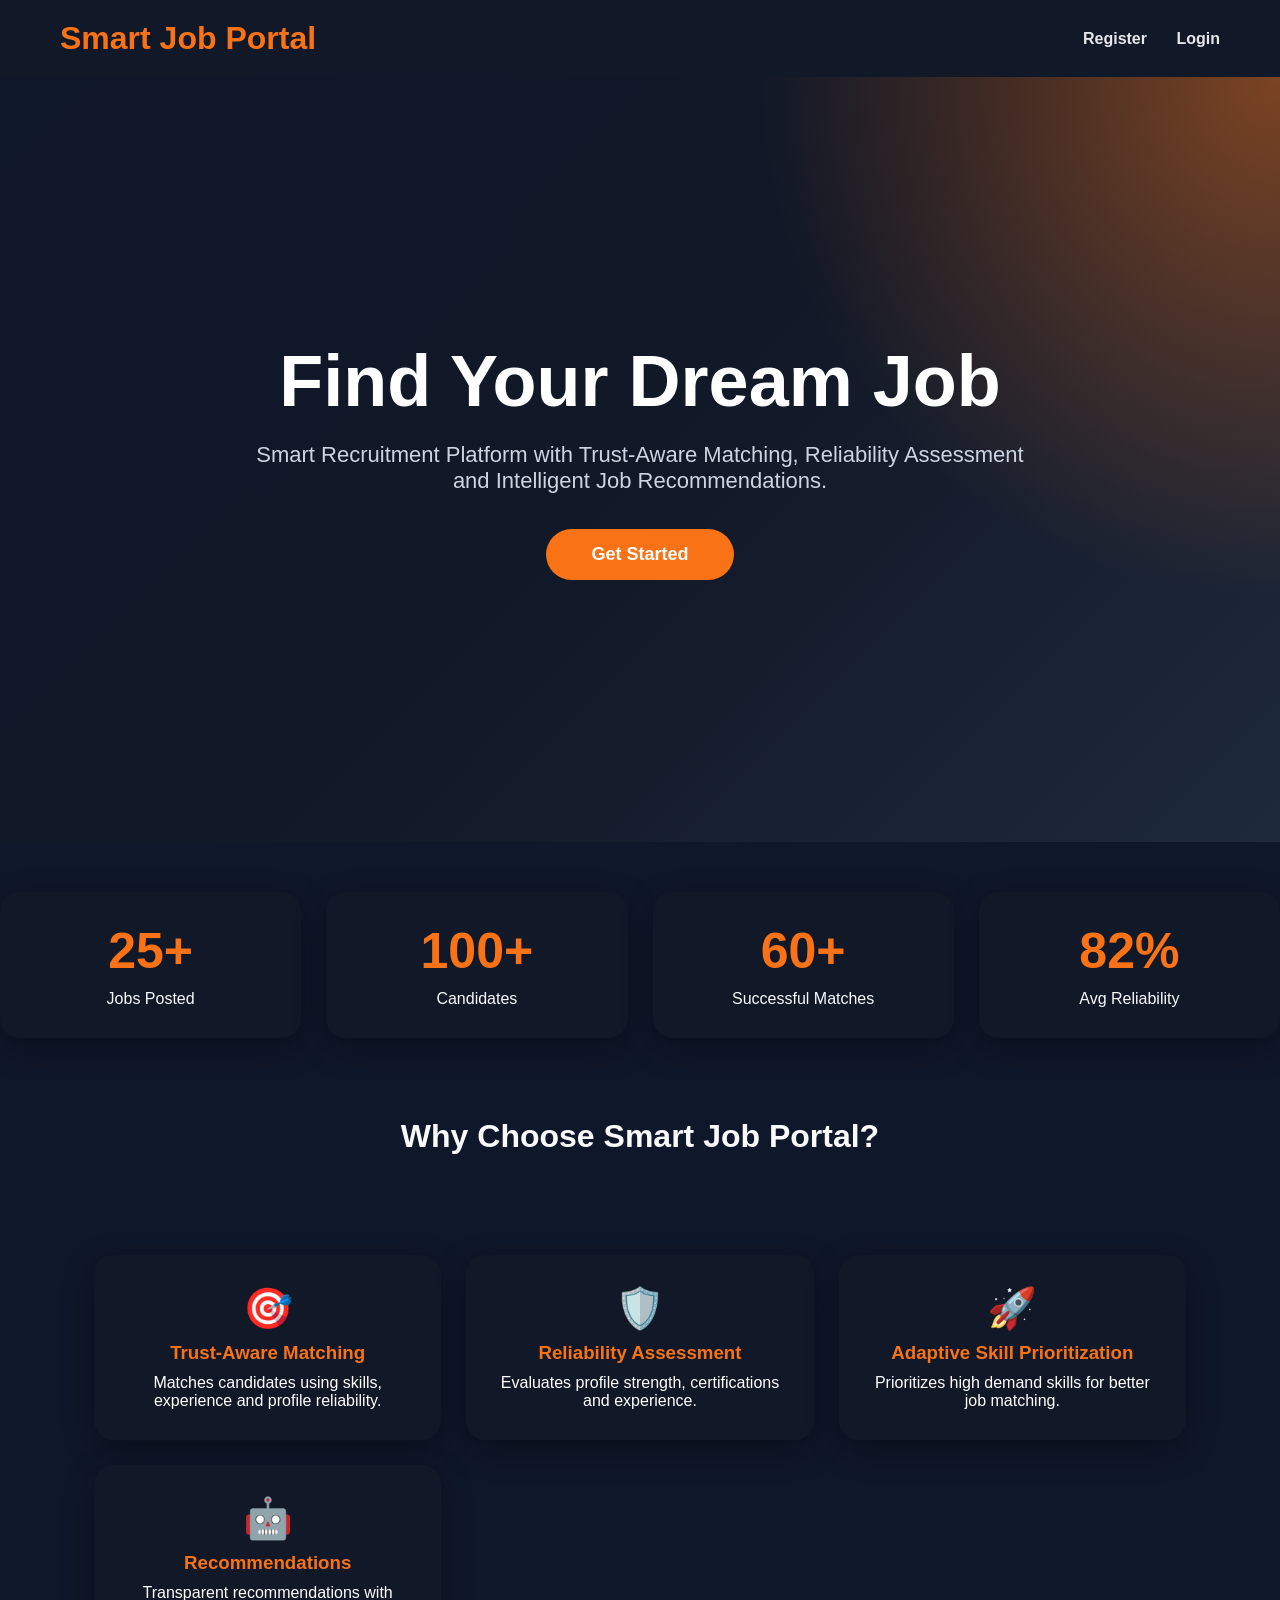
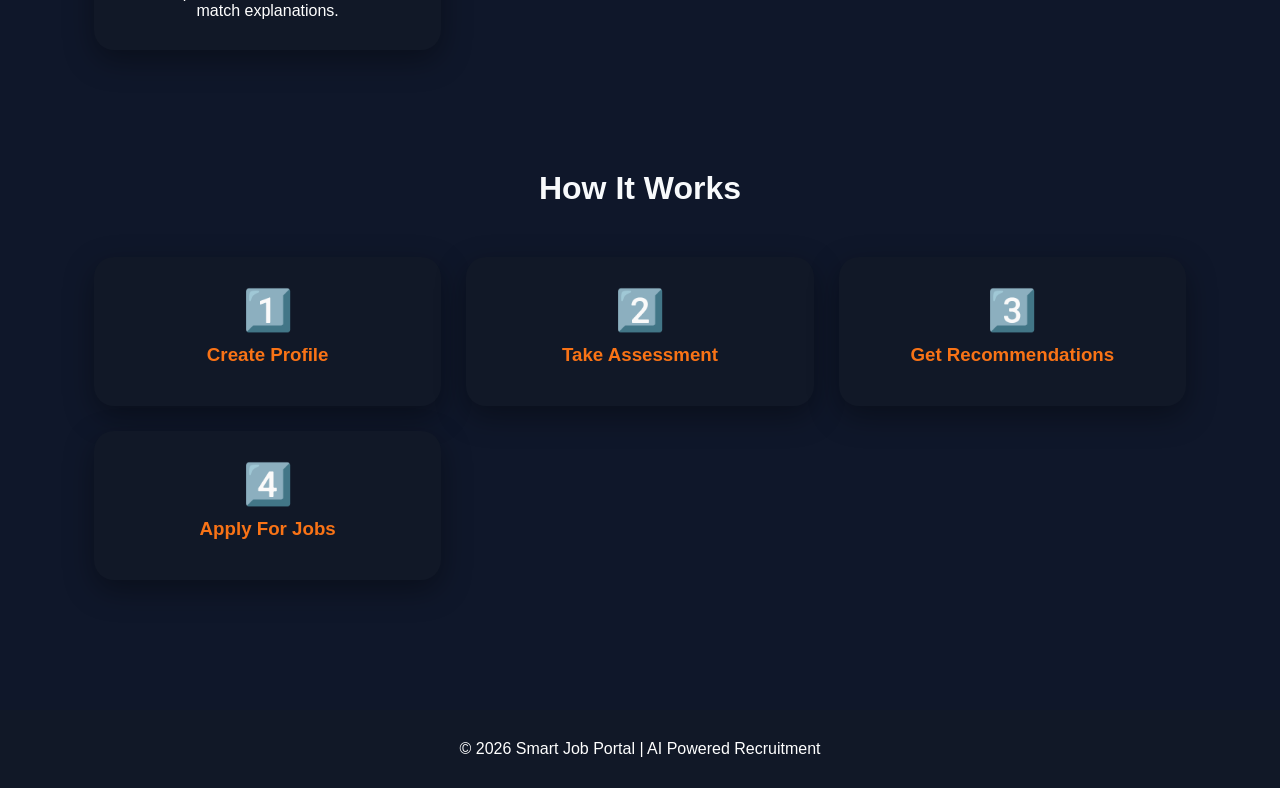
<file: job portal/frontend/index.html>
<!DOCTYPE html>
<html>
<head>
<body>

<nav class="navbar">

    <div class="logo">
        Smart Job Portal
    </div>

    <div class="menu">
        <a href="register.html">Register</a>
        <a href="login.html">Login</a>
    </div>

</nav>

<section class="hero">

    <div class="hero-content">

        <h1>
            Find Your Dream Job
        </h1>

        <p>
            Smart Recruitment Platform with
            Trust-Aware Matching, Reliability Assessment
            and Intelligent Job Recommendations.
        </p>

        <button class="hero-btn"
        onclick="window.location.href='register.html'">
            Get Started
        </button>

    </div>

</section>

<section class="stats-grid">

    <div class="stat-card">
        <h2>25+</h2>
        <p>Jobs Posted</p>
    </div>

    <div class="stat-card">
        <h2>100+</h2>
        <p>Candidates</p>
    </div>

    <div class="stat-card">
        <h2>60+</h2>
        <p>Successful Matches</p>
    </div>

    <div class="stat-card">
        <h2>82%</h2>
        <p>Avg Reliability</p>
    </div>

</section>

<div class="container">

<h1 style="text-align:center;margin-bottom:50px;">
Why Choose Smart Job Portal?
</h1>

<section class="features">

    <div class="feature-card">
        <h2>🎯</h2>
        <h3>Trust-Aware Matching</h3>
        <p>
            Matches candidates using
            skills, experience and
            profile reliability.
        </p>
    </div>

    <div class="feature-card">
        <h2>🛡️</h2>
        <h3>Reliability Assessment</h3>
        <p>
            Evaluates profile strength,
            certifications and experience.
        </p>
    </div>

    <div class="feature-card">
        <h2>🚀</h2>
        <h3>Adaptive Skill Prioritization</h3>
        <p>
            Prioritizes high demand skills
            for better job matching.
        </p>
    </div>

    <div class="feature-card">
        <h2>🤖</h2>
        <h3>Recommendations</h3>
        <p>
            Transparent recommendations
            with match explanations.
        </p>
    </div>

</section>

<h1 style="text-align:center;margin-top:70px;">
How It Works
</h1>

<section class="features">

    <div class="feature-card">
        <h2>1️⃣</h2>
        <h3>Create Profile</h3>
    </div>

    <div class="feature-card">
        <h2>2️⃣</h2>
        <h3>Take Assessment</h3>
    </div>

    <div class="feature-card">
        <h2>3️⃣</h2>
        <h3>Get Recommendations</h3>
    </div>

    <div class="feature-card">
        <h2>4️⃣</h2>
        <h3>Apply For Jobs</h3>
    </div>

</section>

</div>

<footer style="
background:#111827;
color:white;
text-align:center;
padding:30px;
margin-top:50px;
">
© 2026 Smart Job Portal | AI Powered Recruitment
</footer>

</body>
    <title>Intelligent Job Portal</title>
    <link rel="stylesheet" href="style.css">
</head>

</html>
</file>
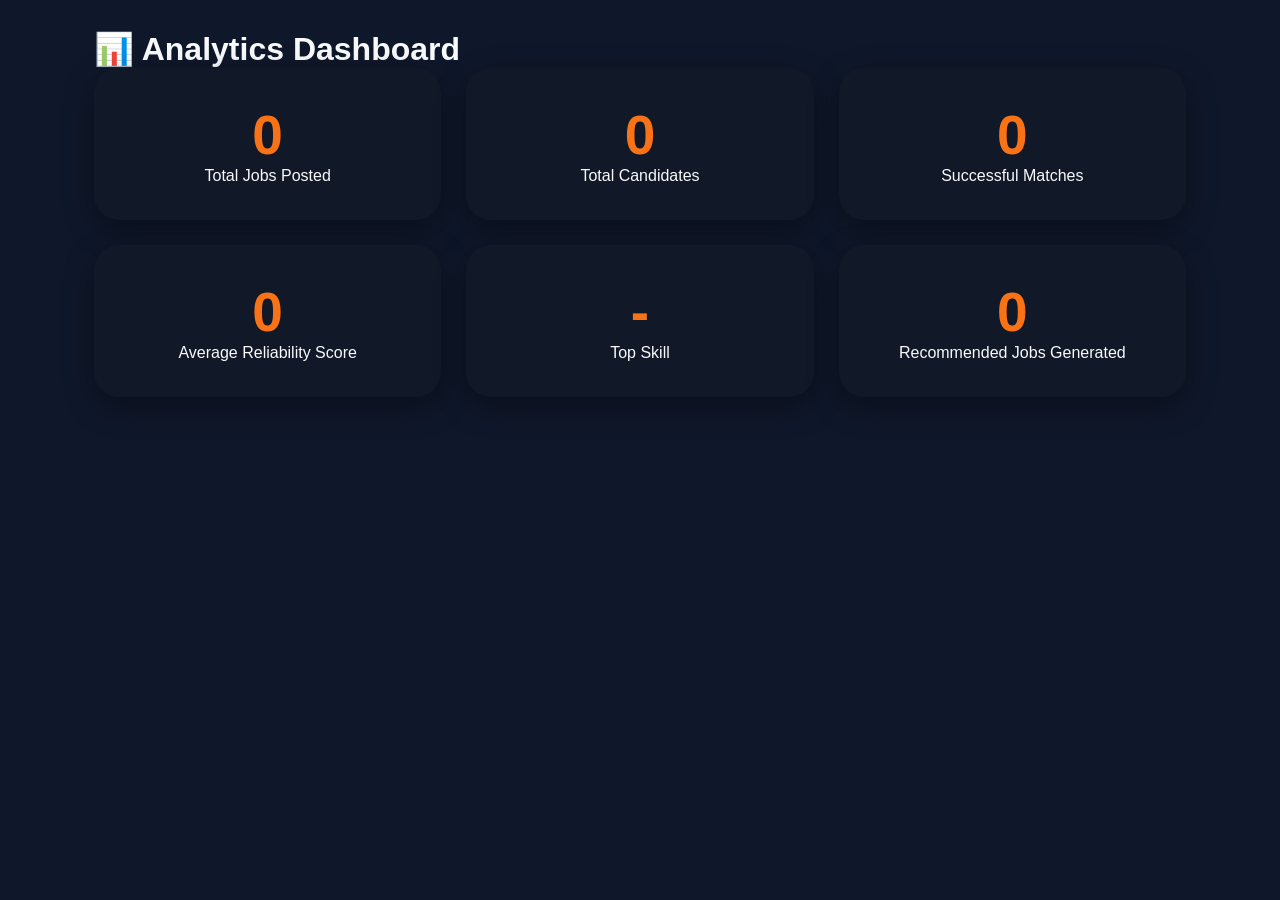
<file: job portal/frontend/analytics.html>
<!DOCTYPE html>
<html>

<head>
    <title>Analytics Dashboard</title>
    <link rel="stylesheet" href="style.css">
</head>

<body>

    <div class="container">

        <h1>📊 Analytics Dashboard</h1>

        <div class="analytics-grid">

            <div class="analytics-card">
                <h2 id="jobs">0</h2>
                <p>Total Jobs Posted</p>
            </div>

            <div class="analytics-card">
                <h2 id="candidates">0</h2>
                <p>Total Candidates</p>
            </div>

            <div class="analytics-card">
                <h2 id="matches">0</h2>
                <p>Successful Matches</p>
            </div>

            <div class="analytics-card">
                <h2 id="reliability">0</h2>
                <p>Average Reliability Score</p>
            </div>

            <div class="analytics-card">
                <h2 id="skill">-</h2>
                <p>Top Skill</p>
            </div>

            <div class="analytics-card">
                <h2 id="recommendations">0</h2>
                <p>Recommended Jobs Generated</p>
            </div>

        </div>

    </div>

    <script>

        async function loadAnalytics() {

            try {

                const response = await fetch(
                    "http://127.0.0.1:8000/analytics"
                );

                const result = await response.json();

                document.getElementById("jobs").innerHTML =
                    result.total_jobs || 0;

                document.getElementById("candidates").innerHTML =
                    result.total_candidates || 0;

                document.getElementById("matches").innerHTML =
                    result.successful_matches || result.total_applications || 0;

                document.getElementById("reliability").innerHTML =
                    result.average_reliability_score || 85;

                document.getElementById("skill").innerHTML =
                    result.top_skill || "Python";

                document.getElementById("recommendations").innerHTML =
                    result.recommended_jobs_generated || 0;

            }
            catch (error) {

                console.error(
                    "Analytics Error:",
                    error
                );

            }

        }

        loadAnalytics();

    </script>

</body>

</html>
</file>
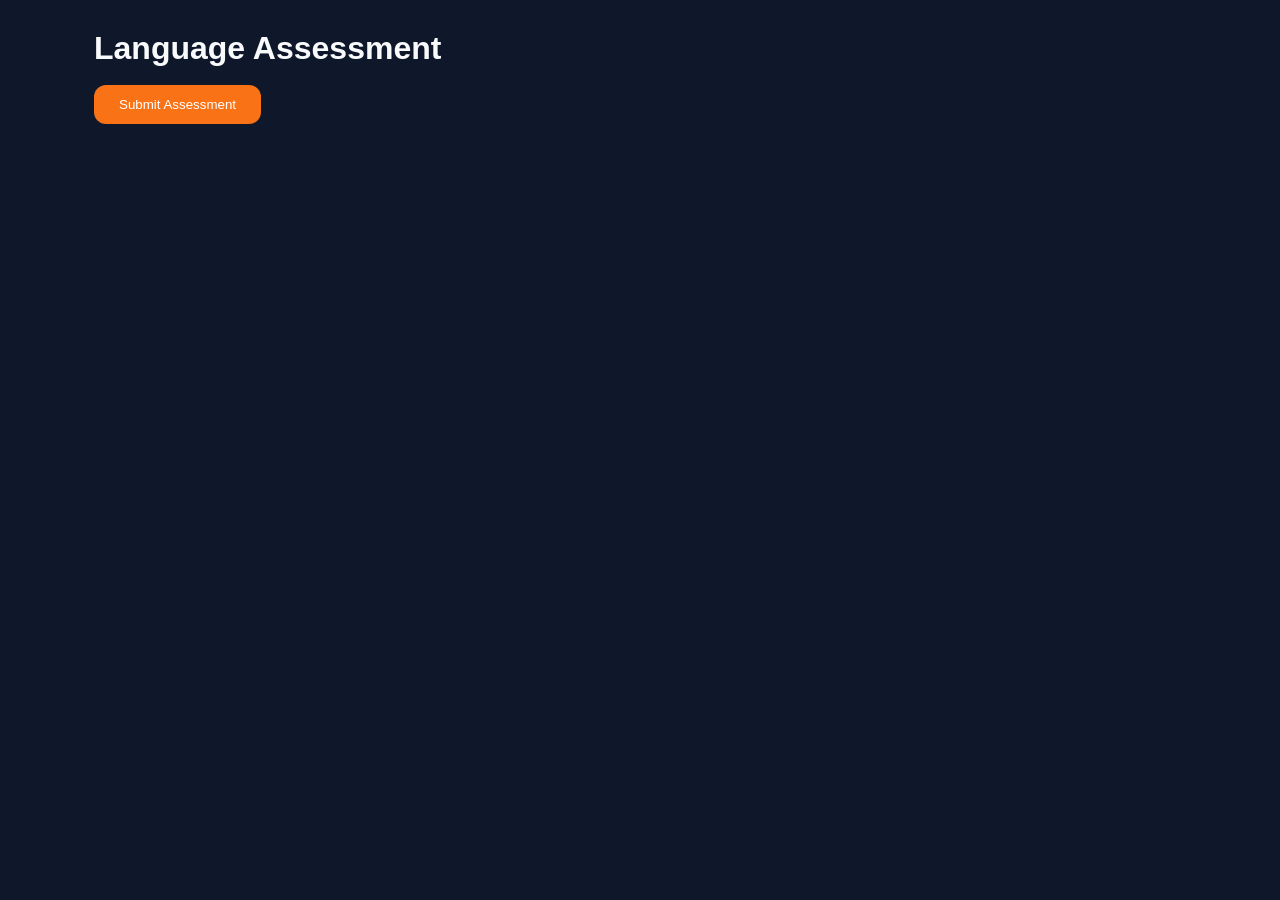
<file: job portal/frontend/assessment.html>
<!DOCTYPE html>
<html>
<head>
<title>Language Assessment</title>
<link rel="stylesheet" href="style.css">
</head>
<body>

<div class="container">

<h1>Language Assessment</h1>

<div id="questions"></div>

<br>

<button onclick="submitAssessment()">
Submit Assessment
</button>

<br><br>

<div id="result"></div>

</div>

<script>

const languages =
localStorage.getItem("candidateLanguages");

let questionsHTML = "";

if(languages){

const langList =
languages.toLowerCase().split(",");

if(langList.includes("python")){

questionsHTML += `

<div class="card">
<h3>Python Assessment</h3>

<p>1. Which keyword is used to define a function?</p>
<input type="radio" name="python1" value="A"> function
<input type="radio" name="python1" value="B"> def
<input type="radio" name="python1" value="C"> create

<p>2. Which data type is immutable?</p>
<input type="radio" name="python2" value="A"> List
<input type="radio" name="python2" value="B"> Tuple
<input type="radio" name="python2" value="C"> Dictionary

<p>3. Which symbol is used for comments?</p>
<input type="radio" name="python3" value="A"> //
<input type="radio" name="python3" value="B"> #
<input type="radio" name="python3" value="C"> --

<p>4. What does len() return?</p>
<input type="radio" name="python4" value="A"> Length
<input type="radio" name="python4" value="B"> Type
<input type="radio" name="python4" value="C"> Value

<p>5. Python is?</p>
<input type="radio" name="python5" value="A"> Database
<input type="radio" name="python5" value="B"> OS
<input type="radio" name="python5" value="C"> Interpreted Language

<p>6. Which keyword handles exceptions?</p>
<input type="radio" name="python6" value="A"> try
<input type="radio" name="python6" value="B"> catch
<input type="radio" name="python6" value="C"> throw

<p>7. Which function takes user input?</p>
<input type="radio" name="python7" value="A"> input()
<input type="radio" name="python7" value="B"> scanf()
<input type="radio" name="python7" value="C"> cin

<p>8. Which data type stores key-value pairs?</p>
<input type="radio" name="python8" value="A"> List
<input type="radio" name="python8" value="B"> Dictionary
<input type="radio" name="python8" value="C"> Tuple

<p>9. Python file extension?</p>
<input type="radio" name="python9" value="A"> .java
<input type="radio" name="python9" value="B"> .py
<input type="radio" name="python9" value="C"> .sql

<p>10. Which loop repeats until condition fails?</p>
<input type="radio" name="python10" value="A"> for
<input type="radio" name="python10" value="B"> while
<input type="radio" name="python10" value="C"> both

<p>11. Which function prints output?</p>
<input type="radio" name="python11" value="A"> display()
<input type="radio" name="python11" value="B"> print()
<input type="radio" name="python11" value="C"> show()

<p>12. Python supports OOP?</p>
<input type="radio" name="python12" value="A"> Yes
<input type="radio" name="python12" value="B"> No
<input type="radio" name="python12" value="C"> Partial

<p>13. Which operator means power?</p>
<input type="radio" name="python13" value="A"> ^
<input type="radio" name="python13" value="B"> **
<input type="radio" name="python13" value="C"> %

<p>14. List indexing starts from?</p>
<input type="radio" name="python14" value="A"> 0
<input type="radio" name="python14" value="B"> 1
<input type="radio" name="python14" value="C"> -1

<p>15. Which keyword creates class?</p>
<input type="radio" name="python15" value="A"> object
<input type="radio" name="python15" value="B"> class
<input type="radio" name="python15" value="C"> new

</div>
<h3>Python Coding Question 1</h3>

<p>
Write a Python program to find factorial of a number.
</p>

<textarea
id="pythonCode1"
rows="8"
placeholder="Write Python code here">
</textarea>

<h3>Python Coding Question 2</h3>

<p>
Write a Python program to check whether a string is palindrome.
</p>

<textarea
id="pythonCode2"
rows="8"
placeholder="Write Python code here">
</textarea>

`;

}
if(langList.includes("java")){

questionsHTML += `

<div class="card">

<h3>Java Assessment</h3>

<p>1. Java is?</p>
<input type="radio" name="java1" value="A"> Platform Independent
<input type="radio" name="java1" value="B"> Database
<input type="radio" name="java1" value="C"> Browser

<p>2. JVM stands for?</p>
<input type="radio" name="java2" value="A"> Java Virtual Machine
<input type="radio" name="java2" value="B"> Java View Machine
<input type="radio" name="java2" value="C"> Java Variable Machine

<p>3. Which keyword is used for inheritance?</p>
<input type="radio" name="java3" value="A"> extend
<input type="radio" name="java3" value="B"> extends
<input type="radio" name="java3" value="C"> inherit

<p>4. Which keyword creates a class?</p>
<input type="radio" name="java4" value="A"> class
<input type="radio" name="java4" value="B"> Class
<input type="radio" name="java4" value="C"> object

<p>5. Java supports?</p>
<input type="radio" name="java5" value="A"> OOP
<input type="radio" name="java5" value="B"> Only DB
<input type="radio" name="java5" value="C"> Networking only

<p>6. Which package contains Scanner?</p>
<input type="radio" name="java6" value="A"> java.io
<input type="radio" name="java6" value="B"> java.util
<input type="radio" name="java6" value="C"> java.lang

<p>7. Java file extension?</p>
<input type="radio" name="java7" value="A"> .java
<input type="radio" name="java7" value="B"> .js
<input type="radio" name="java7" value="C"> .class

<p>8. Which method starts program execution?</p>
<input type="radio" name="java8" value="A"> start()
<input type="radio" name="java8" value="B"> run()
<input type="radio" name="java8" value="C"> main()

<p>9. Which keyword creates an object?</p>
<input type="radio" name="java9" value="A"> object
<input type="radio" name="java9" value="B"> new
<input type="radio" name="java9" value="C"> create

<p>10. Java supports OOP?</p>
<input type="radio" name="java10" value="A"> Yes
<input type="radio" name="java10" value="B"> No
<input type="radio" name="java10" value="C"> Partially

<p>11. Most restrictive access modifier?</p>
<input type="radio" name="java11" value="A"> public
<input type="radio" name="java11" value="B"> private
<input type="radio" name="java11" value="C"> protected

<p>12. Which collection stores unique values?</p>
<input type="radio" name="java12" value="A"> List
<input type="radio" name="java12" value="B"> Set
<input type="radio" name="java12" value="C"> ArrayList

<p>13. Which keyword is used for inheritance?</p>
<input type="radio" name="java13" value="A"> inherit
<input type="radio" name="java13" value="B"> extends
<input type="radio" name="java13" value="C"> implement

<p>14. JVM converts bytecode into?</p>
<input type="radio" name="java14" value="A"> Machine Code
<input type="radio" name="java14" value="B"> Source Code
<input type="radio" name="java14" value="C"> Database

<p>15. Java is strongly typed?</p>
<input type="radio" name="java15" value="A"> Yes
<input type="radio" name="java15" value="B"> No
<input type="radio" name="java15" value="C"> Sometimes

<h3>Java Coding Question 1</h3>

<p>
Write a Java program to reverse a string.
</p>

<textarea
id="javaCode1"
rows="8"
placeholder="Write Java code here">
</textarea>

<h3>Java Coding Question 2</h3>

<p>
Write a Java program to find the largest element in an array.
</p>

<textarea
id="javaCode2"
rows="8"
placeholder="Write Java code here">
</textarea>

</div>

`;
}

if(langList.includes("sql")){

questionsHTML += `

<div class="card">

<h3>SQL Assessment</h3>

<p>1. Which command retrieves data?</p>
<input type="radio" name="sql1" value="A"> GET
<input type="radio" name="sql1" value="B"> SELECT
<input type="radio" name="sql1" value="C"> SHOW

<p>2. Which command inserts data?</p>
<input type="radio" name="sql2" value="A"> INSERT
<input type="radio" name="sql2" value="B"> ADD
<input type="radio" name="sql2" value="C"> PUT

<p>3. Primary Key is?</p>
<input type="radio" name="sql3" value="A"> Duplicate Value
<input type="radio" name="sql3" value="B"> Unique Identifier
<input type="radio" name="sql3" value="C"> Foreign Key

<p>4. Which clause filters records?</p>
<input type="radio" name="sql4" value="A"> WHERE
<input type="radio" name="sql4" value="B"> GROUP BY
<input type="radio" name="sql4" value="C"> ORDER BY

<p>5. Which function counts rows?</p>
<input type="radio" name="sql5" value="A"> SUM
<input type="radio" name="sql5" value="B"> AVG
<input type="radio" name="sql5" value="C"> COUNT

<p>6. Which command removes a table?</p>
<input type="radio" name="sql6" value="A"> DELETE
<input type="radio" name="sql6" value="B"> DROP
<input type="radio" name="sql6" value="C"> REMOVE

<p>7. Which command changes table structure?</p>
<input type="radio" name="sql7" value="A"> ALTER
<input type="radio" name="sql7" value="B"> UPDATE
<input type="radio" name="sql7" value="C"> MODIFY

<p>8. Which clause sorts records?</p>
<input type="radio" name="sql8" value="A"> ORDER BY
<input type="radio" name="sql8" value="B"> GROUP BY
<input type="radio" name="sql8" value="C"> SORT

<p>9. Which function gives average?</p>
<input type="radio" name="sql9" value="A"> SUM
<input type="radio" name="sql9" value="B"> COUNT
<input type="radio" name="sql9" value="C"> AVG

<p>10. Which join returns matching records only?</p>
<input type="radio" name="sql10" value="A"> LEFT JOIN
<input type="radio" name="sql10" value="B"> INNER JOIN
<input type="radio" name="sql10" value="C"> RIGHT JOIN

<p>11. Which command updates records?</p>
<input type="radio" name="sql11" value="A"> UPDATE
<input type="radio" name="sql11" value="B"> MODIFY
<input type="radio" name="sql11" value="C"> CHANGE

<p>12. Which command deletes records?</p>
<input type="radio" name="sql12" value="A"> DROP
<input type="radio" name="sql12" value="B"> DELETE
<input type="radio" name="sql12" value="C"> REMOVE

<p>13. Which key references another table?</p>
<input type="radio" name="sql13" value="A"> PRIMARY KEY
<input type="radio" name="sql13" value="B"> FOREIGN KEY
<input type="radio" name="sql13" value="C"> UNIQUE KEY

<p>14. Which function returns maximum value?</p>
<input type="radio" name="sql14" value="A"> MAX
<input type="radio" name="sql14" value="B"> MIN
<input type="radio" name="sql14" value="C"> AVG

<p>15. Which constraint prevents NULL values?</p>
<input type="radio" name="sql15" value="A"> UNIQUE
<input type="radio" name="sql15" value="B"> NOT NULL
<input type="radio" name="sql15" value="C"> CHECK

<h3>SQL Coding Question 1</h3>

<p>
Write an SQL query to find employees whose salary is greater than 50000.
</p>

<textarea
id="sqlCode1"
rows="8"
placeholder="Write SQL query here">
</textarea>

<h3>SQL Coding Question 2</h3>

<p>
Write an SQL query to display the top 5 highest salaries.
</p>

<textarea
id="sqlCode2"
rows="8"
placeholder="Write SQL query here">
</textarea>

</div>

`;
}
}

document.getElementById("questions")
.innerHTML = questionsHTML;

async function submitAssessment(){

let correctMCQ=0;let totalMCQ=0;
let codingScore=0;let codingTotal=0;

// ---------------- PYTHON ----------------

if(document.querySelector('input[name="python1"]:checked')){
    totalMCQ++;
    if(document.querySelector('input[name="python1"]:checked').value==="B")
        correctMCQ++;
}

if(document.querySelector('input[name="python2"]:checked')){
    totalMCQ++;
    if(document.querySelector('input[name="python2"]:checked').value==="B")
        correctMCQ++;
}

if(document.querySelector('input[name="python3"]:checked')){
    totalMCQ++;
    if(document.querySelector('input[name="python3"]:checked').value==="B")
        correctMCQ++;
}

if(document.querySelector('input[name="python4"]:checked')){
    totalMCQ++;
    if(document.querySelector('input[name="python4"]:checked').value==="A")
        correctMCQ++;
}

if(document.querySelector('input[name="python5"]:checked')){
    totalMCQ++;
    if(document.querySelector('input[name="python5"]:checked').value==="C")
        correctMCQ++;
}

if(document.querySelector('input[name="python6"]:checked')){
    totalMCQ++;
    if(document.querySelector('input[name="python6"]:checked').value==="A")
        correctMCQ++;
}

if(document.querySelector('input[name="python7"]:checked')){
    totalMCQ++;
    if(document.querySelector('input[name="python7"]:checked').value==="A")
        correctMCQ++;
}

if(document.querySelector('input[name="python8"]:checked')){
    totalMCQ++;
    if(document.querySelector('input[name="python8"]:checked').value==="B")
        correctMCQ++;
}

if(document.querySelector('input[name="python9"]:checked')){
    totalMCQ++;
    if(document.querySelector('input[name="python9"]:checked').value==="B")
        correctMCQ++;
}

if(document.querySelector('input[name="python10"]:checked')){
    totalMCQ++;
    if(document.querySelector('input[name="python10"]:checked').value==="C")
        correctMCQ++;
}

if(document.querySelector('input[name="python11"]:checked')){
    totalMCQ++;
    if(document.querySelector('input[name="python11"]:checked').value==="B")
        correctMCQ++;
}

if(document.querySelector('input[name="python12"]:checked')){
    totalMCQ++;
    if(document.querySelector('input[name="python12"]:checked').value==="A")
        correctMCQ++;
}

if(document.querySelector('input[name="python13"]:checked')){
    totalMCQ++;
    if(document.querySelector('input[name="python13"]:checked').value==="B")
        correctMCQ++;
}

if(document.querySelector('input[name="python14"]:checked')){
    totalMCQ++;
    if(document.querySelector('input[name="python14"]:checked').value==="A")
        correctMCQ++;
}

if(document.querySelector('input[name="python15"]:checked')){
    totalMCQ++;
    if(document.querySelector('input[name="python15"]:checked').value==="B")
        correctMCQ++;
}
// ---------------- JAVA ----------------


if(document.querySelector('input[name="java1"]:checked')){
    totalMCQ++;
    if(document.querySelector('input[name="java1"]:checked').value==="A")
        correctMCQ++;
}

if(document.querySelector('input[name="java2"]:checked')){
    totalMCQ++;
    if(document.querySelector('input[name="java2"]:checked').value==="A")
        correctMCQ++;
}

if(document.querySelector('input[name="java3"]:checked')){
    totalMCQ++;
    if(document.querySelector('input[name="java3"]:checked').value==="B")
        correctMCQ++;
}

if(document.querySelector('input[name="java4"]:checked')){
    totalMCQ++;
    if(document.querySelector('input[name="java4"]:checked').value==="A")
        correctMCQ++;
}

if(document.querySelector('input[name="java5"]:checked')){
    totalMCQ++;
    if(document.querySelector('input[name="java5"]:checked').value==="A")
        correctMCQ++;
}

if(document.querySelector('input[name="java6"]:checked')){
    totalMCQ++;
    if(document.querySelector('input[name="java6"]:checked').value==="B")
        correctMCQ++;
}

if(document.querySelector('input[name="java7"]:checked')){
    totalMCQ++;
    if(document.querySelector('input[name="java7"]:checked').value==="A")
        correctMCQ++;
}

if(document.querySelector('input[name="java8"]:checked')){
    totalMCQ++;
    if(document.querySelector('input[name="java8"]:checked').value==="C")
        correctMCQ++;
}

if(document.querySelector('input[name="java9"]:checked')){
    totalMCQ++;
    if(document.querySelector('input[name="java9"]:checked').value==="B")
        correctMCQ++;
}

if(document.querySelector('input[name="java10"]:checked')){
    totalMCQ++;
    if(document.querySelector('input[name="java10"]:checked').value==="A")
        correctMCQ++;
}

if(document.querySelector('input[name="java11"]:checked')){
    totalMCQ++;
    if(document.querySelector('input[name="java11"]:checked').value==="B")
        correctMCQ++;
}

if(document.querySelector('input[name="java12"]:checked')){
    totalMCQ++;
    if(document.querySelector('input[name="java12"]:checked').value==="B")
        correctMCQ++;
}

if(document.querySelector('input[name="java13"]:checked')){
    totalMCQ++;
    if(document.querySelector('input[name="java13"]:checked').value==="B")
        correctMCQ++;
}

if(document.querySelector('input[name="java14"]:checked')){
    totalMCQ++;
    if(document.querySelector('input[name="java14"]:checked').value==="A")
        correctMCQ++;
}

if(document.querySelector('input[name="java15"]:checked')){
    totalMCQ++;
    if(document.querySelector('input[name="java15"]:checked').value==="A")
        correctMCQ++;
}
// ---------------- SQL ----------------

if(document.querySelector('input[name="sql1"]:checked')){
    totalMCQ++;
    if(document.querySelector('input[name="sql1"]:checked').value==="B")
        correctMCQ++;
}

if(document.querySelector('input[name="sql2"]:checked')){
    totalMCQ++;
    if(document.querySelector('input[name="sql2"]:checked').value==="A")
        correctMCQ++;
}

if(document.querySelector('input[name="sql3"]:checked')){
    totalMCQ++;
    if(document.querySelector('input[name="sql3"]:checked').value==="B")
        correctMCQ++;
}

if(document.querySelector('input[name="sql4"]:checked')){
    totalMCQ++;
    if(document.querySelector('input[name="sql4"]:checked').value==="A")
        correctMCQ++;
}

if(document.querySelector('input[name="sql5"]:checked')){
    totalMCQ++;
    if(document.querySelector('input[name="sql5"]:checked').value==="C")
        correctMCQ++;
}

if(document.querySelector('input[name="sql6"]:checked')){
    totalMCQ++;
    if(document.querySelector('input[name="sql6"]:checked').value==="B")
        correctMCQ++;
}

if(document.querySelector('input[name="sql7"]:checked')){
    totalMCQ++;
    if(document.querySelector('input[name="sql7"]:checked').value==="A")
        correctMCQ++;
}

if(document.querySelector('input[name="sql8"]:checked')){
    totalMCQ++;
    if(document.querySelector('input[name="sql8"]:checked').value==="A")
        correctMCQ++;
}

if(document.querySelector('input[name="sql9"]:checked')){
    totalMCQ++;
    if(document.querySelector('input[name="sql9"]:checked').value==="C")
        correctMCQ++;
}

if(document.querySelector('input[name="sql10"]:checked')){
    totalMCQ++;
    if(document.querySelector('input[name="sql10"]:checked').value==="B")
        correctMCQ++;
}

if(document.querySelector('input[name="sql11"]:checked')){
    totalMCQ++;
    if(document.querySelector('input[name="sql11"]:checked').value==="A")
        correctMCQ++;
}

if(document.querySelector('input[name="sql12"]:checked')){
    totalMCQ++;
    if(document.querySelector('input[name="sql12"]:checked').value==="B")
        correctMCQ++;
}

if(document.querySelector('input[name="sql13"]:checked')){
    totalMCQ++;
    if(document.querySelector('input[name="sql13"]:checked').value==="B")
        correctMCQ++;
}

if(document.querySelector('input[name="sql14"]:checked')){
    totalMCQ++;
    if(document.querySelector('input[name="sql14"]:checked').value==="A")
        correctMCQ++;
}

if(document.querySelector('input[name="sql15"]:checked')){
    totalMCQ++;
    if(document.querySelector('input[name="sql15"]:checked').value==="B")
        correctMCQ++;
}

// ---------------- CODING QUESTIONS ----------------

const pythonCode1 =
document.getElementById("pythonCode1")?.value || "";

const pythonCode2 =
document.getElementById("pythonCode2")?.value || "";

const javaCode1 =
document.getElementById("javaCode1")?.value || "";

const javaCode2 =
document.getElementById("javaCode2")?.value || "";

const sqlCode1 =
document.getElementById("sqlCode1")?.value || "";

const sqlCode2 =
document.getElementById("sqlCode2")?.value || "";

codingTotal = 30;

if(
pythonCode1.toLowerCase().includes("for") ||
pythonCode1.toLowerCase().includes("while")
){
codingScore += 2;
}

if(
pythonCode1.toLowerCase().includes("factorial")
){
codingScore += 3;
}

if(
pythonCode2.toLowerCase().includes("palindrome") ||
pythonCode2.toLowerCase().includes("[::-1]")
){
codingScore += 5;
}
// Java Coding

if(javaCode1.toLowerCase().includes("reverse")){
    codingScore += 5;
}

if(javaCode2.toLowerCase().includes("largest")){
    codingScore += 5;
}

// SQL Coding

if(sqlCode1.toLowerCase().includes("select") &&
   sqlCode1.toLowerCase().includes("where")){
    codingScore += 5;
}

if(sqlCode2.toLowerCase().includes("select")){
    codingScore += 5;
}
// ---------------- VALIDATION ----------------

if(
totalMCQ === 0 &&
pythonCode1.length === 0 &&
pythonCode2.length === 0 &&
javaCode1.length === 0 &&
javaCode2.length === 0 &&
sqlCode1.length === 0 &&
sqlCode2.length === 0
){

    alert("Please answer at least one question.");

    return;
}

let totalQuestions = 45;

let mcqPercentage =
(correctMCQ / totalQuestions) * 100;

let codingPercentage = 0;

if(codingTotal > 0){
codingPercentage =
(codingScore / codingTotal) * 100;
}

let score = Math.round(
(mcqPercentage * 0.7)
+
(codingPercentage * 0.3)
);

let level = "";

if(score >= 80)
    level = "Excellent";

else if(score >= 50)
    level = "Good";

else
    level = "Needs Improvement";

document.getElementById("result")
.innerHTML = `

<div class="card">

<h2>Assessment Submitted Successfully</h2>

<h3>MCQ Score : ${Math.round(mcqPercentage)}%</h3>

<h3>Coding Score : ${Math.round(codingPercentage)}%</h3>

<h3>Final Score : ${score}/100</h3>

<p>Status : ${level}</p>

</div>

`;

localStorage.setItem(
"assessmentScore",
score
);
await fetch(
"http://127.0.0.1:8000/assessment",
{
method:"POST",
headers:{
"Content-Type":"application/json"
},
body:JSON.stringify({
candidate_name:
localStorage.getItem("candidateName"),
score: score
})
}
);

let history = JSON.parse(
localStorage.getItem("history")
) || [];

history.push(score);

localStorage.setItem(
"history",
JSON.stringify(history)
);

}

</script>

</body>
</html>
</file>
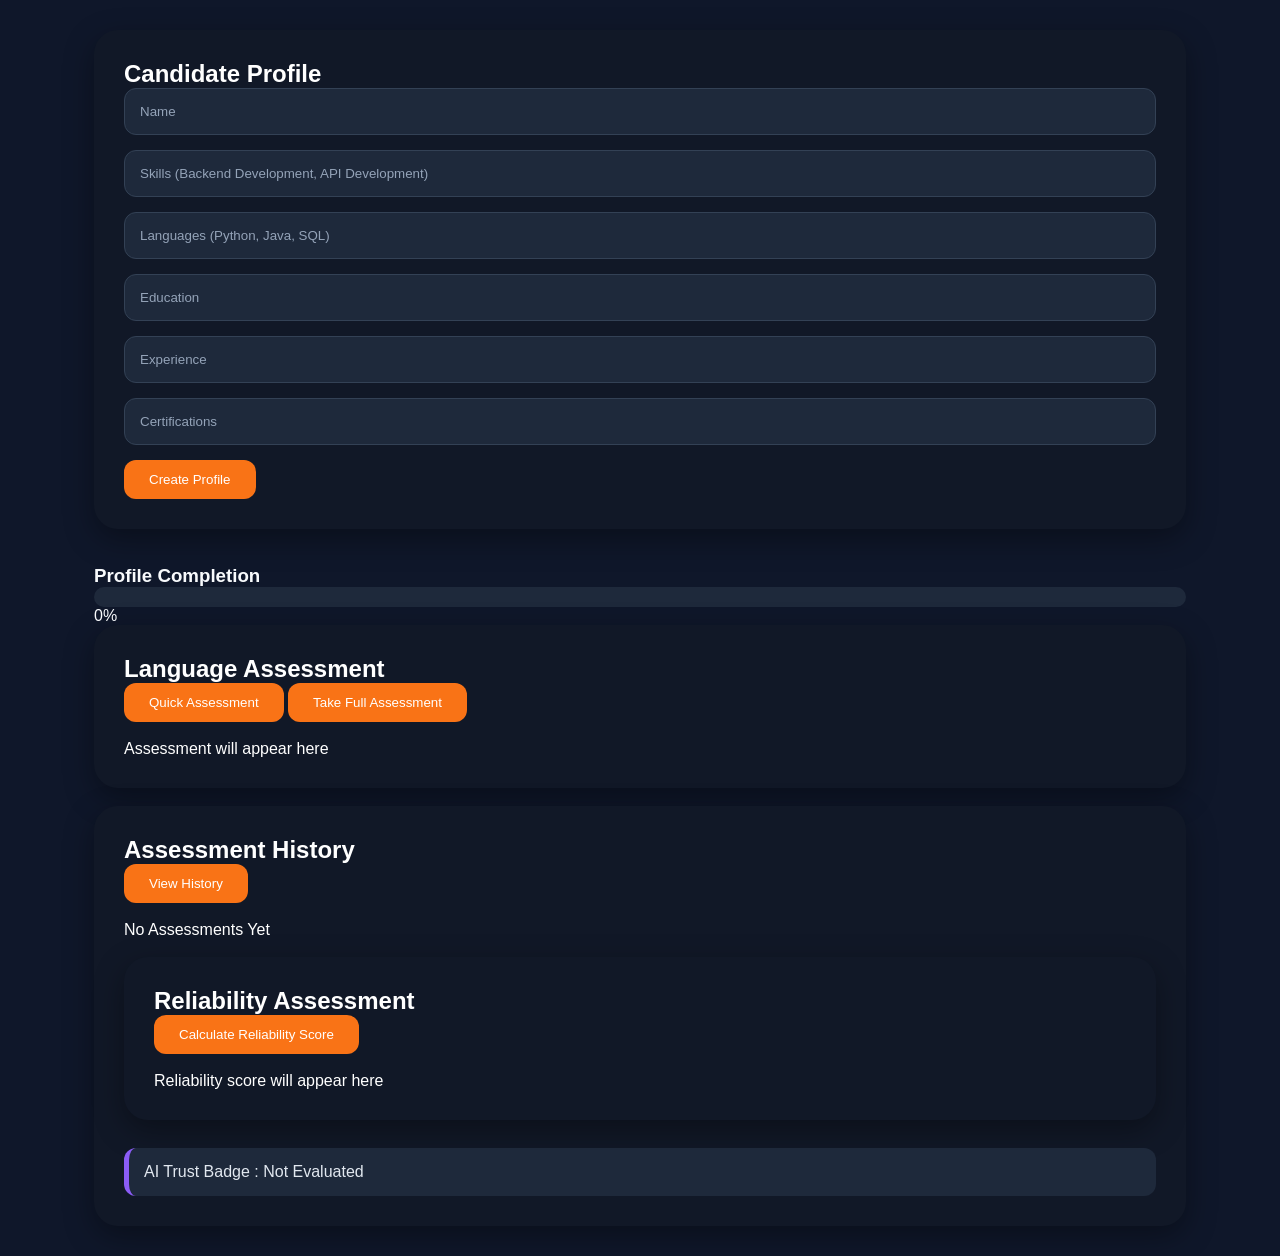
<file: job portal/frontend/candidate_dashboard.html>
<!DOCTYPE html>
<html>
<head>
    <title>Candidate Profile</title>
    <link rel="stylesheet" href="style.css">
</head>
<body>

<div class="container">

    <div class="card">
        

        <h2>Candidate Profile</h2>

        <input type="text" id="name" placeholder="Name">

        <input type="text" id="skills"
        placeholder="Skills (Backend Development, API Development)">

        <input type="text" id="languages"
        placeholder="Languages (Python, Java, SQL)">

        <input type="text" id="education"
        placeholder="Education">

        <input type="number" id="experience"
        placeholder="Experience">

        <input type="text" id="certifications"
        placeholder="Certifications">

        <button onclick="createProfile()">
            Create Profile
        </button>

    </div>

    <br><br>
    

    <h3>Profile Completion</h3>

    <div class="progress">
        <div
            id="profileBar"
            class="progress-bar"
            style="width:0%">
        </div>
    </div>

    <p id="profilePercent">0%</p>


    <div class="card">

        <h2>Language Assessment</h2>

        <button onclick="checkLanguageAssessment()">
            Quick Assessment
        </button>

        <button onclick="startAssessment()">
            Take Full Assessment
        </button>

        <br><br>

        <div id="languageResult">
            Assessment will appear here
        </div>

    </div>

    <br>
    <div class="card">

        <h2>Assessment History</h2>

        <button onclick="showHistory()">
        View History
        </button>

        <br><br>

        <div id="historyResult">
        No Assessments Yet
    </div>

    <br>
    <div class="card">

        <h2>Reliability Assessment</h2>

        <button onclick="calculateScore()">
            Calculate Reliability Score
        </button>

        <br><br>

        <div id="score">
            Reliability score will appear here
        </div>

    </div>
    <br>
    <div class="trust-badge" id="trustBadge">
        AI Trust Badge : Not Evaluated
    </div>

</div>

<script>

function updateProfileCompletion(){

    let completed = 0;

    if(document.getElementById("name").value)
        completed += 20;

    if(document.getElementById("skills").value)
        completed += 20;

    if(document.getElementById("languages").value)
        completed += 20;

    if(document.getElementById("education").value)
        completed += 20;

    if(document.getElementById("certifications").value)
        completed += 20;

    document.getElementById("profileBar").style.width =
    completed + "%";

    document.getElementById("profilePercent").innerHTML =
    completed + "% Completed";
}

async function createProfile(){

    updateProfileCompletion();

    const data = {
        name: document.getElementById("name").value,
        skills: document.getElementById("skills").value.split(","),
        languages: document.getElementById("languages").value.split(","),
        education: document.getElementById("education").value,
        experience: parseInt(
            document.getElementById("experience").value
        ) || 0,
        certifications: document.getElementById("certifications").value.split(",")
    };

    try{

        const response = await fetch(
        "http://127.0.0.1:8000/candidate/profile",
        {
            method:"POST",
            headers:{
                "Content-Type":"application/json"
            },
            body:JSON.stringify(data)
        });

        const result = await response.json();

        if(response.ok){

            localStorage.setItem(
                "candidateLanguages",
                document.getElementById("languages").value
            );

            localStorage.setItem(
                "candidateName",
                document.getElementById("name").value
            );

            alert(result.message);
        }
        else{
            alert("Error : " + JSON.stringify(result));
        }

    }
    catch(error){
        console.error(error);
        alert("Backend server is not running.");
    }
}

function checkLanguageAssessment(){

    const languages =
    document.getElementById("languages")
    .value
    .toLowerCase()
    .split(",");

    let score = 0;
    let level = "";

    if(languages.includes("python"))
        score += 40;

    if(languages.includes("java"))
        score += 30;

    if(languages.includes("sql"))
        score += 20;

    if(languages.includes("javascript"))
        score += 10;

    if(score >= 80)
        level = "Excellent Candidate";
    else if(score >= 50)
        level = "Good Candidate";
    else
        level = "Needs Improvement";

    document.getElementById("languageResult").innerHTML = `
        <h3>Language Score : ${score}/100</h3>
        <p>Status : ${level}</p>
    `;
}

function startAssessment(){

    const languages =
    document.getElementById("languages").value;

    if(languages.trim() === ""){

        alert("Please enter languages first");
        return;
    }

    localStorage.setItem(
        "candidateLanguages",
        languages
    );

    window.location.href = "assessment.html";
}

function showHistory(){

    const history =
    JSON.parse(
        localStorage.getItem("history")
    ) || [];

    if(history.length === 0){

        document.getElementById(
            "historyResult"
        ).innerHTML =
        "No Assessment Taken";

        return;
    }

    let output = "";

    history.forEach((score,index)=>{

        output += `
        <p>
        Assessment ${index+1} :
        ${score}/100
        </p>
        `;
    });

    document.getElementById(
        "historyResult"
    ).innerHTML = output;
}
async function calculateScore(){

    try{

        const candidateName =
            localStorage.getItem("candidateName");

        const response = await fetch(
            "http://127.0.0.1:8000/reliability-score",
            {
                method:"POST",
                headers:{
                    "Content-Type":"application/json"
                },
                body:JSON.stringify({
                    candidate_name: candidateName
                })
            }
        );

        const result = await response.json();

        console.log(result);

        let badge = "";

        if(result.reliability_score >= 85)
            badge = "🏆 Platinum Trust";

        else if(result.reliability_score >= 70)
            badge = "🥇 Gold Trust";

        else if(result.reliability_score >= 55)
            badge = "🥈 Silver Trust";

        else
            badge = "⚠ Needs Improvement";

        document.getElementById("score").innerHTML = `
            <h2>
                Reliability Score :
                ${result.reliability_score}/100
            </h2>

            <h3>${badge}</h3>
        `;

        document.getElementById("trustBadge").innerHTML =
            "AI Trust Badge : " + badge;

    }
    catch(error){

        console.error(error);

        alert("Backend server is not running.");
    }
}
</script>

</body>
</html>
</file>
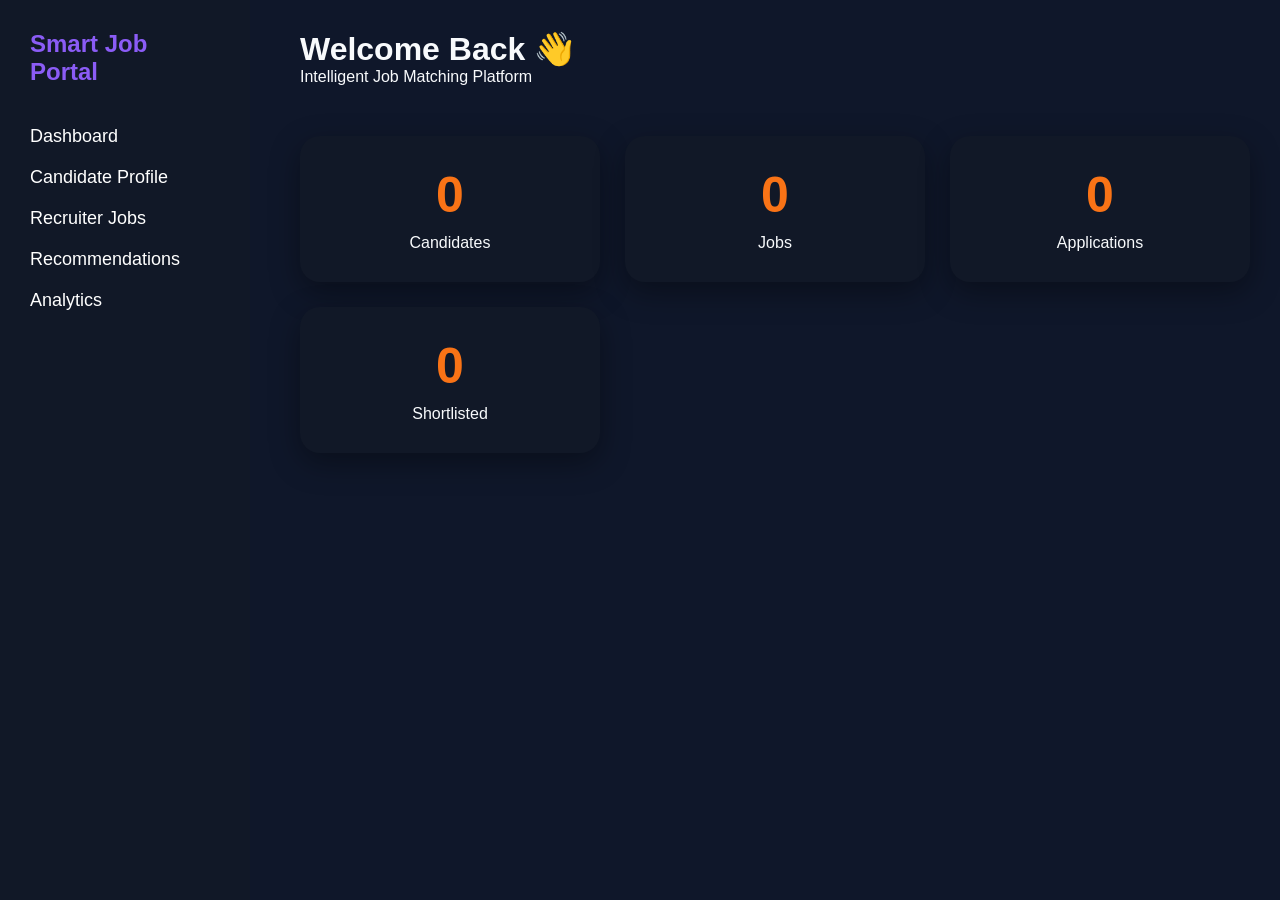
<file: job portal/frontend/dashboard.html>
<!DOCTYPE html>
<html>
<head>
<title>Dashboard</title>
<link rel="stylesheet" href="style.css">
</head>
<body>

<div class="sidebar">

<h2>Smart Job Portal</h2>

<a href="dashboard.html">Dashboard</a>

<a href="candidate_dashboard.html">
Candidate Profile
</a>

<a href="recruiter_dashboard.html">
Recruiter Jobs
</a>

<a href="recommendation.html">
Recommendations
</a>

<a href="analytics.html">
Analytics
</a>

</div>

<div class="main-content">

<div class="welcome-card">

<h1>Welcome Back 👋</h1>

<p>
Intelligent Job Matching Platform
</p>

</div>

<div class="stats-grid">

<div class="stat-card">
<h2 id="candidateCount">0</h2>
<p>Candidates</p>
</div>

<div class="stat-card">
<h2 id="jobCount">0</h2>
<p>Jobs</p>
</div>

<div class="stat-card">
<h2 id="applicationCount">0</h2>
<p>Applications</p>
</div>

<div class="stat-card">
<h2 id="shortlistCount">0</h2>
<p>Shortlisted</p>
</div>

</div>

</div>
<script>

async function loadDashboardStats(){

    try{

        const response =
        await fetch(
        "http://127.0.0.1:8000/analytics"
        );

        const result =
        await response.json();

        document.getElementById(
        "candidateCount"
        ).innerHTML =
        result.total_candidates;

        document.getElementById(
        "jobCount"
        ).innerHTML =
        result.total_jobs;

        document.getElementById(
        "applicationCount"
        ).innerHTML =
        result.total_applications;

        document.getElementById(
        "shortlistCount"
        ).innerHTML =
        result.total_shortlisted;

    }
    catch(error){

        console.error(error);

    }

}

loadDashboardStats();

</script>
</body>
</html>
</file>
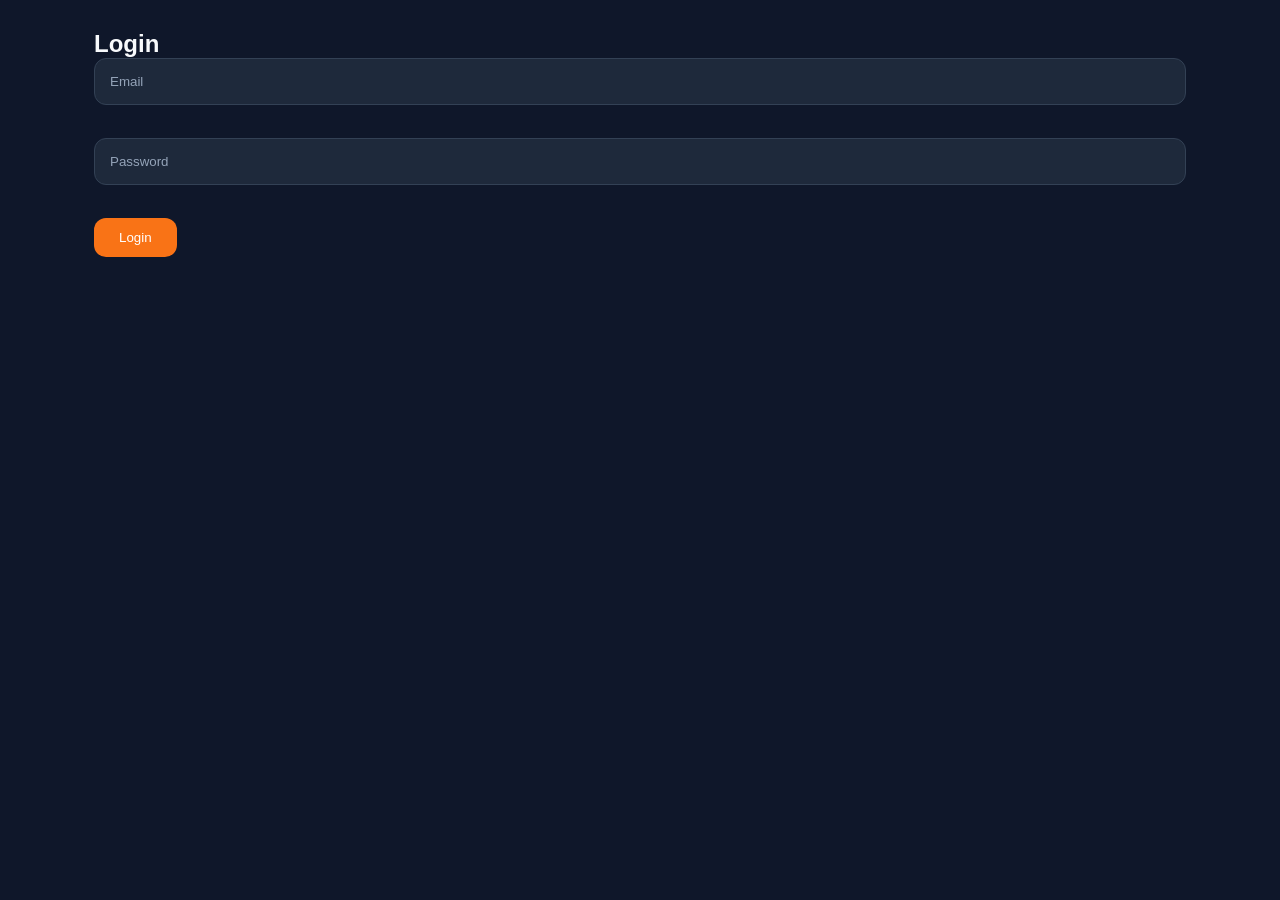
<file: job portal/frontend/login.html>
<!DOCTYPE html>
<html>
<head>
    <title>Login</title>
    <link rel="stylesheet" href="style.css">
</head>
<body>

<div class="container">

    <h2>Login</h2>

    <input
        type="email"
        id="email"
        placeholder="Email"
    >

    <br><br>

    <input
        type="password"
        id="password"
        placeholder="Password"
    >

    <br><br>

    <button onclick="loginUser()">
        Login
    </button>

</div>

<script>

async function loginUser(){

    const data = {

        email:
        document.getElementById(
            "email"
        ).value,

        password:
        document.getElementById(
            "password"
        ).value
    };

    // Validation

    if(
        !data.email ||
        !data.password
    ){

        alert(
            "Please enter email and password"
        );

        return;
    }

    try{

        const response = await fetch(

            "http://127.0.0.1:8000/login",

            {
                method:"POST",

                headers:{
                    "Content-Type":
                    "application/json"
                },

                body:
                JSON.stringify(data)
            }

        );

        const result =
        await response.json();

        alert(result.message);

        if(result.message ===
            "Login Successful"){

            localStorage.setItem(
                "userEmail",
                result.email
            );

            localStorage.setItem(
                "userRole",
                result.role
            );

            localStorage.setItem(
                "candidateName",
                result.name
            );

            window.location.href =
            "dashboard.html";
        }

    }
    catch(error){

        console.error(error);

        alert(
            "Server Error. Please try again."
        );

    }

}

</script>

</body>
</html>
</file>
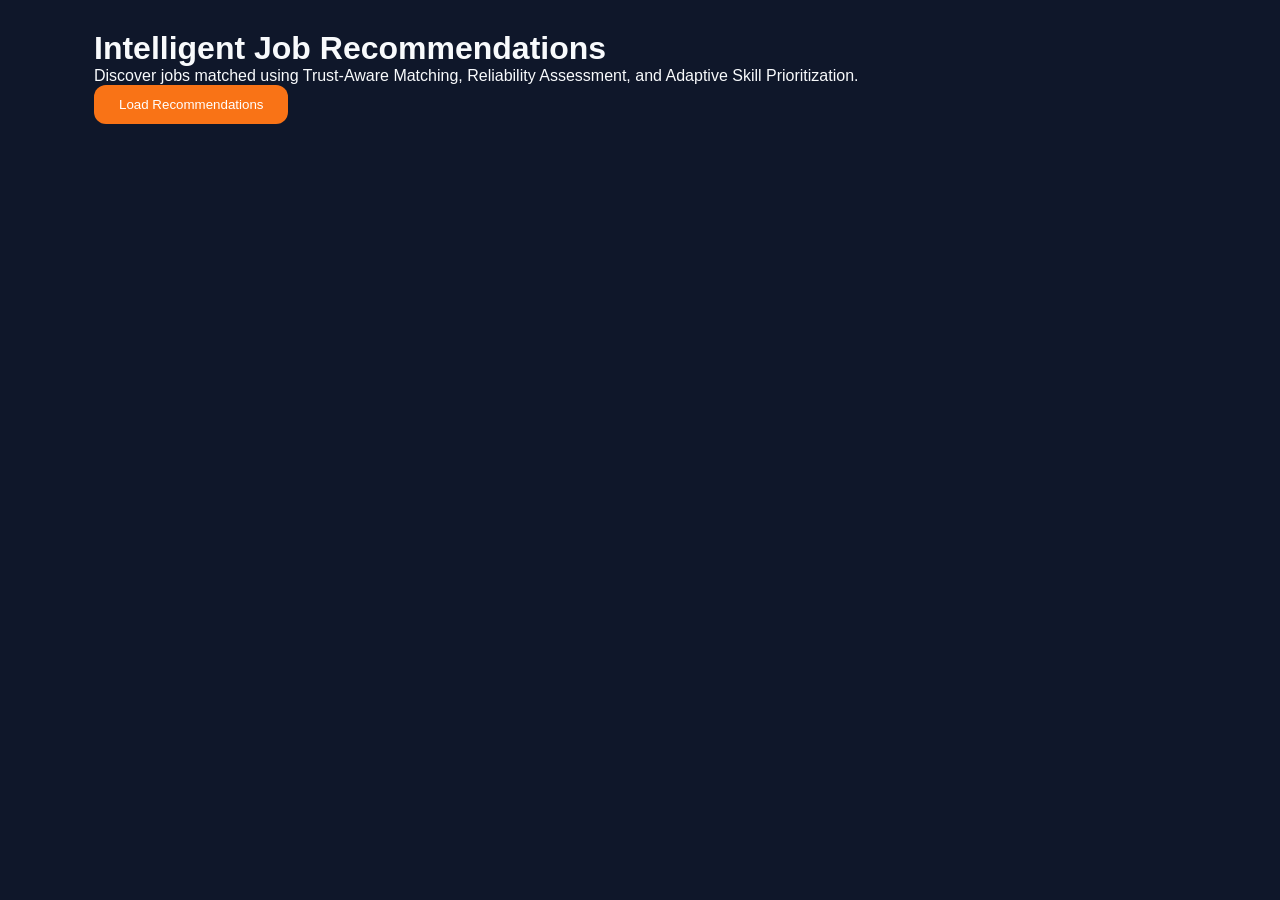
<file: job portal/frontend/recommendation.html>
<!DOCTYPE html>
<html>
<head>
    <title>AI Job Recommendations</title>
    <link rel="stylesheet" href="style.css">
</head>
<body>

<div class="container">

    <h1>Intelligent Job Recommendations</h1>

    <p>
        Discover jobs matched using
        Trust-Aware Matching,
        Reliability Assessment,
        and Adaptive Skill Prioritization.
    </p>

    <button onclick="loadJobs()">
        Load Recommendations
    </button>

    <br><br>

    <div id="jobs"></div>

</div>

<script>

async function loadJobs(){

    try {

        /* Temporary candidate name */
        const candidateName = "preethi";

        const response = await fetch(
            `http://127.0.0.1:8000/recommendations/${candidateName}`
        );

        if(!response.ok){
            alert("Failed to load recommendations");
            return;
        }

        const result = await response.json();

        let output = "";

        result.recommended_jobs.forEach(job => {

            output += `

            <div class="job-card">

                <div style="
                    display:flex;
                    justify-content:space-between;
                    align-items:center;
                ">

                    <div>
                        <h2>${job.job}</h2>
                        <p style="color:#6b7280">
                            ${job.company}
                        </p>
                    </div>

                    <div class="trust-badge">
                        ${job.trust_badge}
                    </div>

                </div>

                <p>
                    💰 Salary:
                    <b>${job.salary}</b>
                </p>

                <p>
                    📍 Location:
                    <b>${job.location}</b>
                </p>

                <p>
                    💼 Job Type:
                    <b>${job.job_type}</b>
                </p>

                <hr>

                <p>
                    <strong>Match Score:</strong>
                    ${job.match_score}%
                </p>

                <p>
                    <strong>Reliability Score:</strong>
                    ${job.reliability_score}%
                </p>

                <p>
                    <strong>Trust Badge:</strong>
                    ${job.trust_badge}
                </p>

                <p>
                    <strong>Experience Match:</strong>
                    ${job.experience_match}%
                </p>

                <p>
                    <strong>Overall Score:</strong>
                    ${job.overall_score}%
                </p>

                <p>
                    <strong>Confidence:</strong>
                    ${job.confidence}
                </p>

                <hr>

                <h3>Matched Skills</h3>

                <ul>
                    ${job.matched_skills.map(skill =>
                        `<li>${skill}</li>`
                    ).join("")}
                </ul>

                <h3>Missing Skills</h3>

                <ul>
                    ${job.missing_skills.map(skill =>
                        `<li>${skill}</li>`
                    ).join("")}
                </ul>

                <button onclick="applyJob('${job.job}')">
                    Apply Now
                </button>

            </div>

            <br>
            `;
        });

        document.getElementById("jobs").innerHTML = output;

    } catch(error){

        console.error(error);

        alert("Error loading recommendations");
    }
}

async function applyJob(jobTitle){

    try{

        const response = await fetch(
            "http://127.0.0.1:8000/apply-job",
            {
                method:"POST",
                headers:{
                    "Content-Type":"application/json"
                },
                body:JSON.stringify({
                    candidate_name:"preethi",
                    job_title:jobTitle
                })
            }
        );

        const result = await response.json();

        alert(result.message);

    }catch(error){

        console.error(error);

        alert("Failed to apply");
    }
}

</script>

</body>
</html>
</file>
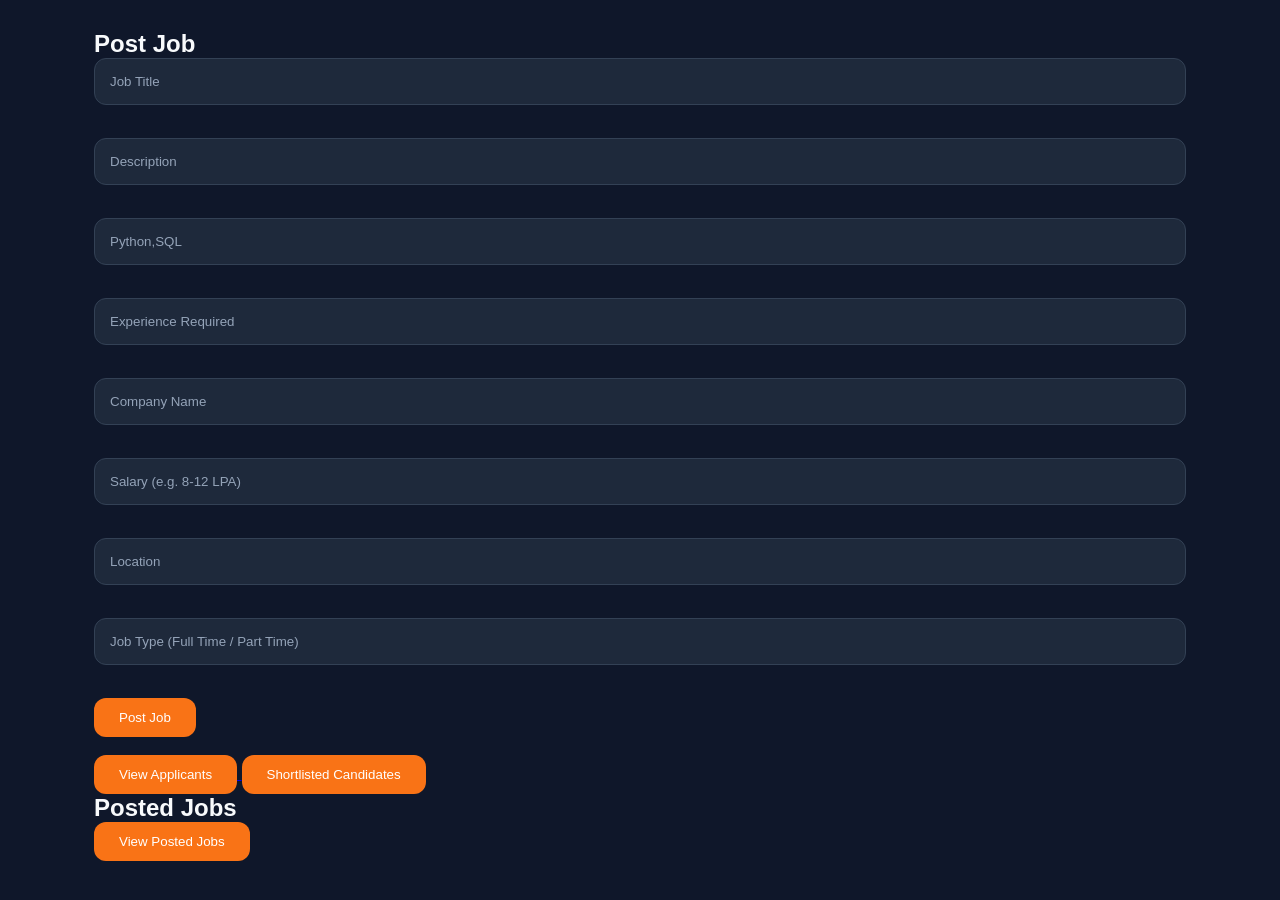
<file: job portal/frontend/recruiter_dashboard.html>
<!DOCTYPE html>
<html>
<head>
<title>Recruiter Dashboard</title>
<link rel="stylesheet" href="style.css">
</head>
<body>

<div class="container">

<h2>Post Job</h2>

<input type="text" id="title" placeholder="Job Title"><br><br>

<input type="text" id="description" placeholder="Description"><br><br>

<input type="text" id="skills" placeholder="Python,SQL"><br><br>

<input type="number" id="experience" placeholder="Experience Required"><br><br>
<input type="text"
id="company"
placeholder="Company Name">

<br><br>

<input type="text"
id="salary"
placeholder="Salary (e.g. 8-12 LPA)">

<br><br>

<input type="text"
id="location"
placeholder="Location">

<br><br>

<input type="text"
id="jobType"
placeholder="Job Type (Full Time / Part Time)">

<br><br>

<button onclick="postJob()">Post Job</button>

<br><br>
<a href="view_applicants.html">
<button>
View Applicants
</button>
</a>

<a href="shortlisted_candidates.html">
<button>
Shortlisted Candidates
</button>
</a> 

<h2>Posted Jobs</h2>

<button onclick="loadJobs()">
View Posted Jobs
</button>

<div id="postedJobs"></div>



</div>

<script>

async function postJob(){

const data = {

    title:
    document.getElementById("title").value,

    description:
    document.getElementById("description").value,

    skills:
    document.getElementById("skills").value.split(","),

    experience_required:
    parseInt(
    document.getElementById("experience").value
    ),

    company:
    document.getElementById("company").value,

    salary:
    document.getElementById("salary").value,

    location:
    document.getElementById("location").value,

    job_type:
    document.getElementById("jobType").value

};

const response = await fetch(
"http://127.0.0.1:8000/jobs",
{
method:"POST",
headers:{
"Content-Type":"application/json"
},
body:JSON.stringify(data)
}
);

const result = await response.json();

alert(result.message);

}
async function loadJobs(){

const response =
await fetch(
"http://127.0.0.1:8000/jobs"
);

const jobs =
await response.json();

let output = "";

jobs.forEach(job=>{

output += `
<div class="job-card">

<h3>${job.title}</h3>

<p>${job.description}</p>

<p>
Skills:
${job.skills}
</p>

<p>
Experience:
${job.experience_required}
 Years
</p>

</div>
`;

});

document.getElementById(
"postedJobs"
).innerHTML = output;

}

async function shortlistCandidate(){

const response = await fetch(
"http://127.0.0.1:8000/shortlist",
{
method:"POST"
}
);

const result = await response.json();

alert(result.message);

}

</script>

</body>
</html>
</file>
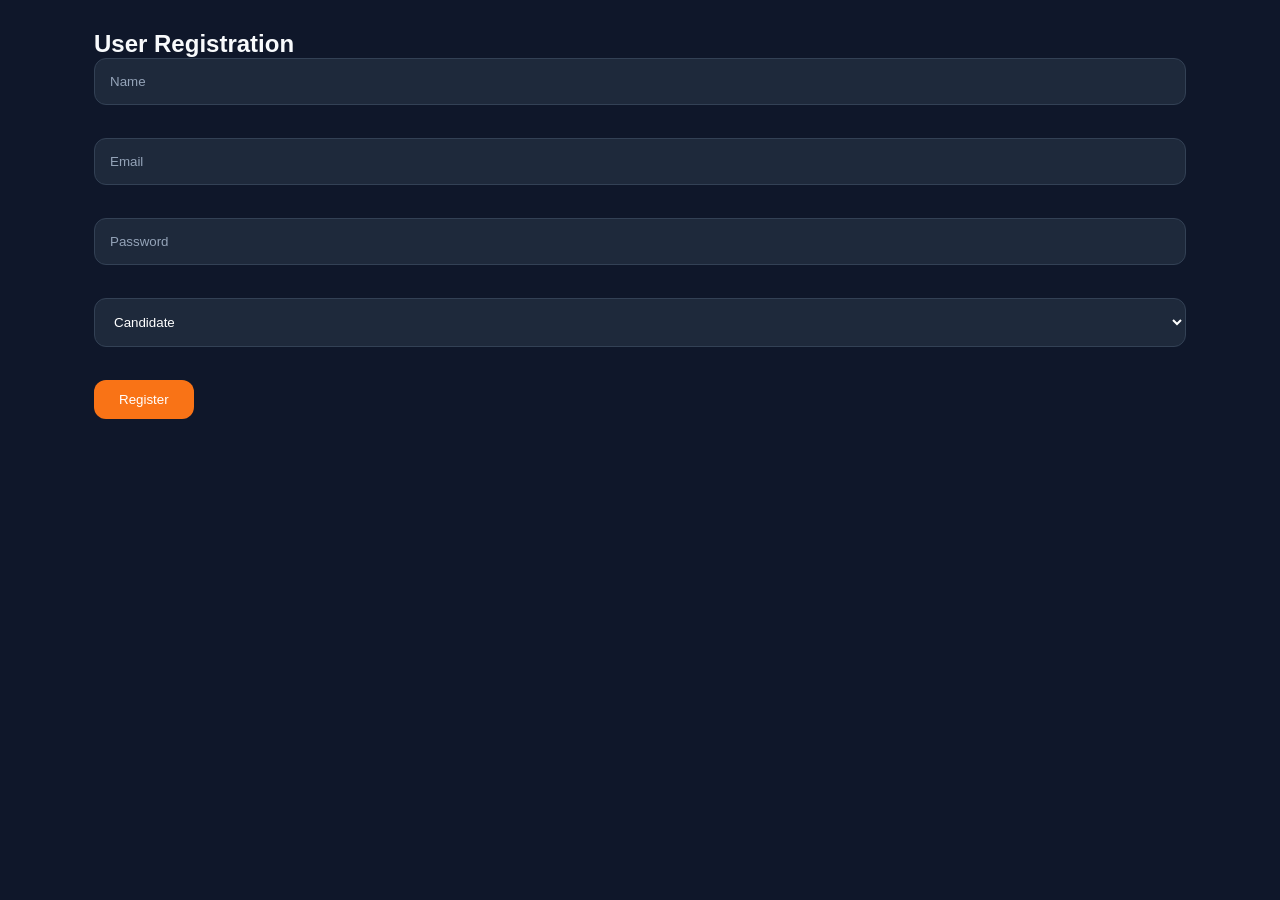
<file: job portal/frontend/register.html>
<!DOCTYPE html>
<html>
<head>
    <title>Register</title>
    <link rel="stylesheet" href="style.css">
</head>
<body>

<div class="container">
    <h2>User Registration</h2>

    <input type="text" id="name" placeholder="Name"><br><br>

    <input type="email" id="email" placeholder="Email"><br><br>

    <input type="password" id="password" placeholder="Password"><br><br>

    <select id="role">
        <option value="candidate">Candidate</option>
        <option value="recruiter">Recruiter</option>
    </select><br><br>

<button onclick="registerUser()">Register</button>

</div>
<script>

async function registerUser(){

    const data = {
        name: document.getElementById("name").value,
        email: document.getElementById("email").value,
        password: document.getElementById("password").value,
        role: document.getElementById("role").value
    };

    const response = await fetch(
        "http://127.0.0.1:8000/register",
        {
            method: "POST",
            headers: {
                "Content-Type": "application/json"
            },
            body: JSON.stringify(data)
        }
    );

    const result = await response.json();

    alert(result.message);
}

</script>

</body>
</html>
</file>
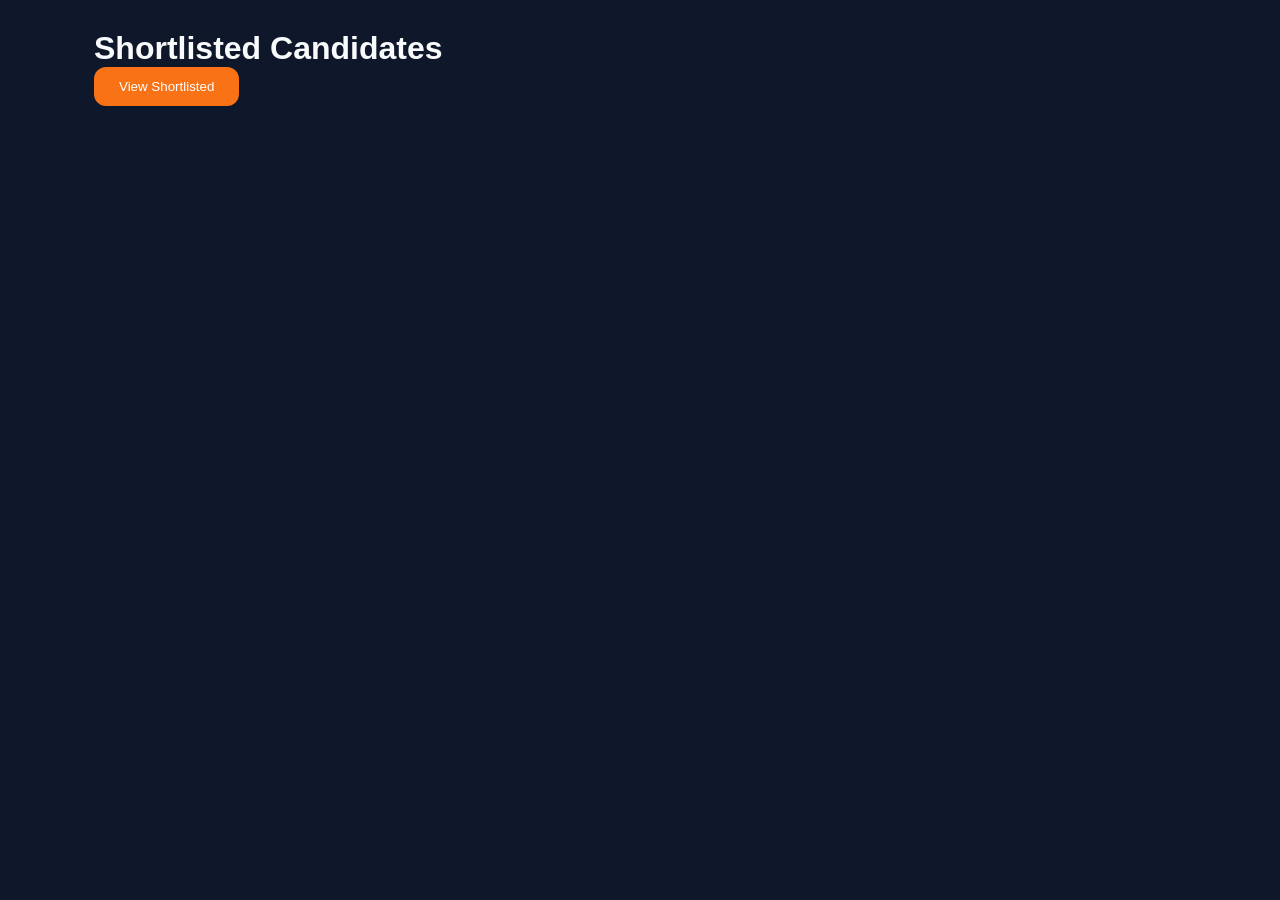
<file: job portal/frontend/shortlisted_candidates.html>
<!DOCTYPE html>
<html>
<head>
<title>
Shortlisted Candidates
</title>

<link rel="stylesheet"
href="style.css">

</head>
<body>

<div class="container">

<h1>
Shortlisted Candidates
</h1>

<button
onclick="loadShortlisted()">
View Shortlisted
</button>

<div id="shortlisted"></div>

</div>

<script>

async function loadShortlisted(){

const response =
await fetch(
"http://127.0.0.1:8000/shortlisted"
);

const data =
await response.json();

let output = "";

data.forEach(c=>{

output += `

<div class="card">

<h2>
${c.candidate_name}
</h2>

<p>
Job:
${c.job_title}
</p>

<p>
Status:
🟢 Shortlisted
</p>

</div>

`;

});

document.getElementById(
"shortlisted"
).innerHTML =
output;

}

</script>

</body>
</html>
</file>
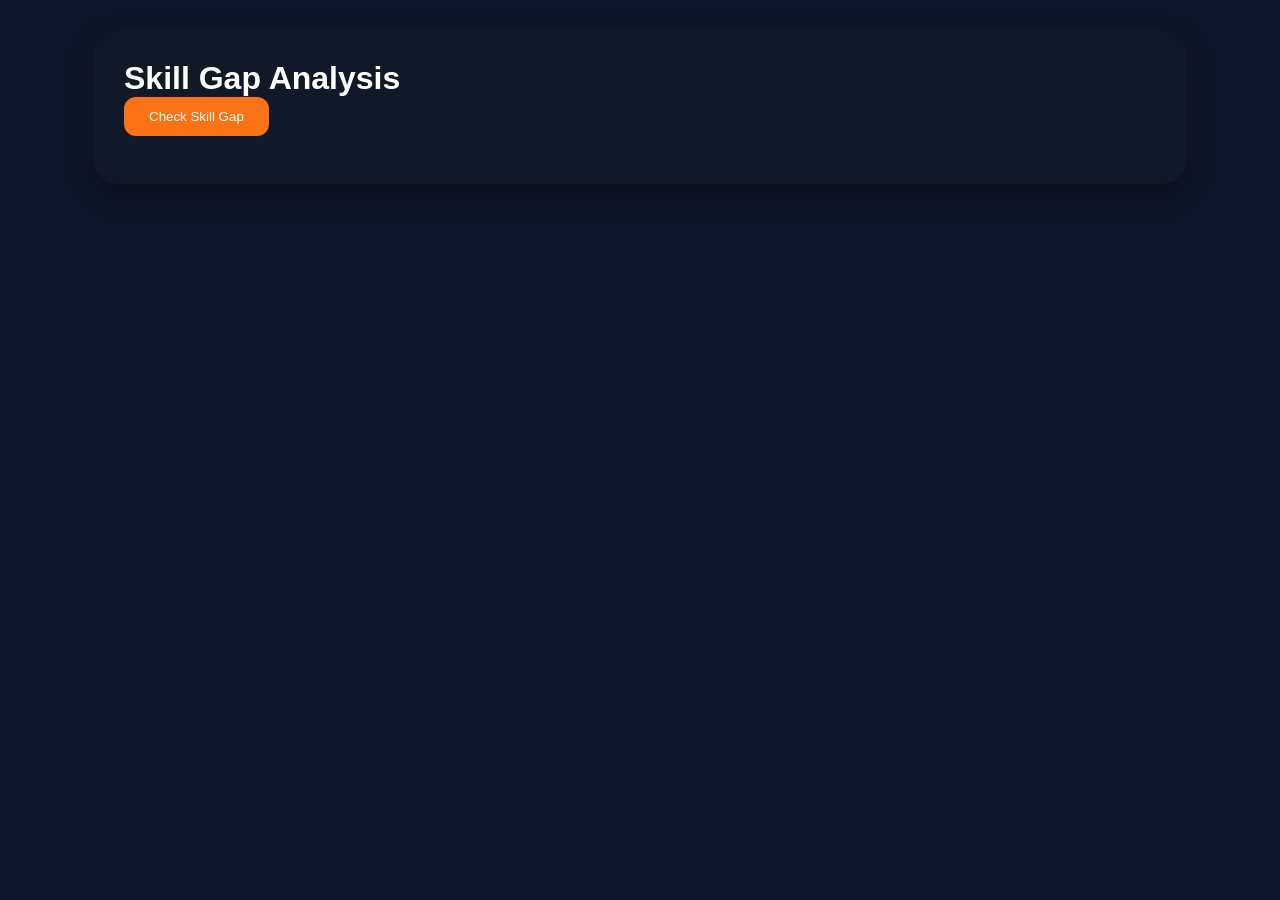
<file: job portal/frontend/skill_gap.html>
<!DOCTYPE html>
<html>
<head>
<title>Skill Gap Analysis</title>
<link rel="stylesheet" href="style.css">
</head>
<body>

<div class="container">

<div class="card">

<h1>Skill Gap Analysis</h1>

<button onclick="loadSkills()">
Check Skill Gap
</button>

<br><br>

<div id="output"></div>

</div>

</div>

<script>

async function loadSkills(){

const response =
await fetch(
"http://127.0.0.1:8000/skill-improvement"
);

const result =
await response.json();

document.getElementById("output")
.innerHTML = `

<h3>Your Skills</h3>
<p>${result.your_skills.join(", ")}</p>

<h3>Required Skills</h3>
<p>${result.required_skills.join(", ")}</p>

<h3>Missing Skills</h3>
<p style="color:red">
${result.missing_skills.join(", ")}
</p>

`;

}

</script>

</body>
</html>
</file>
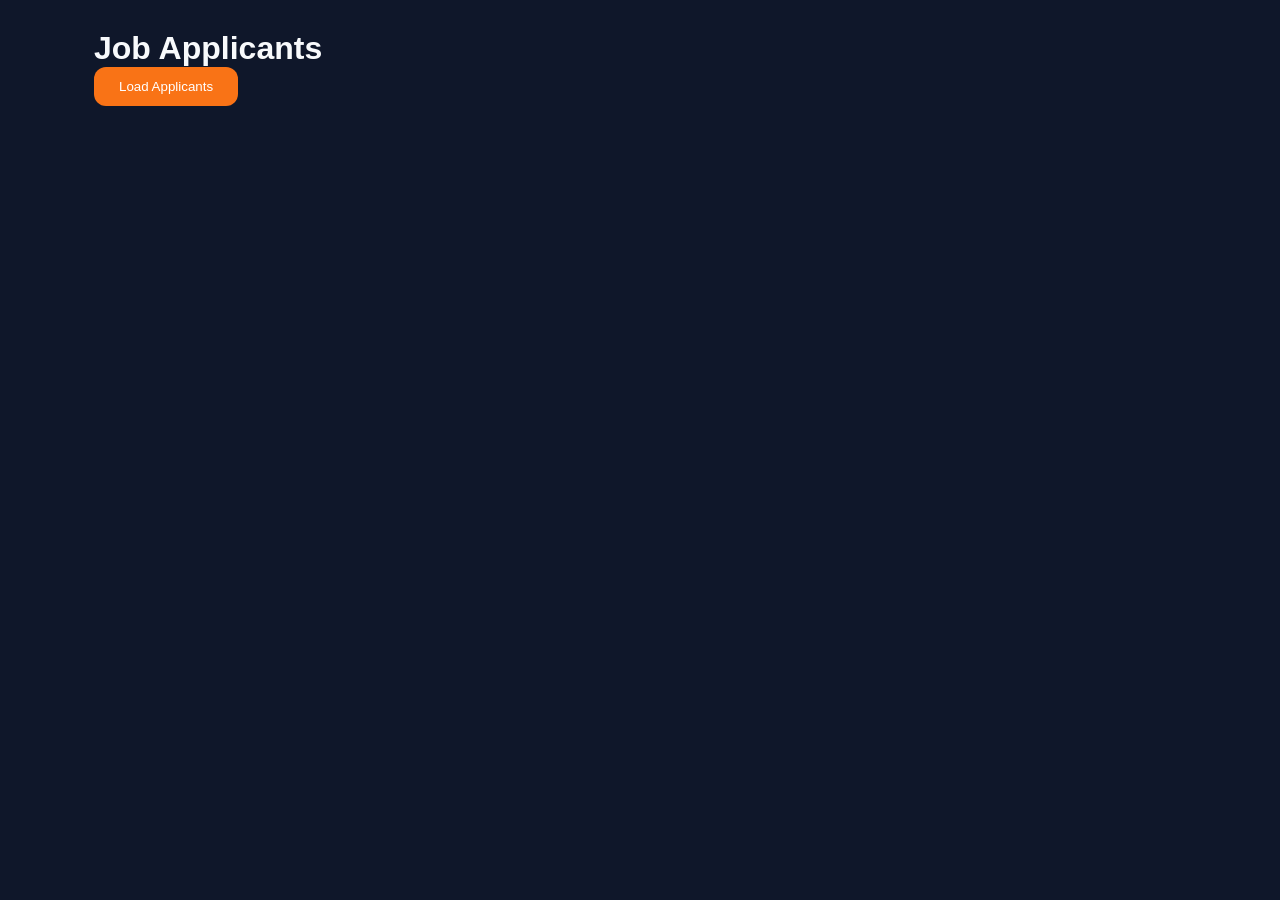
<file: job portal/frontend/view_applicants.html>
<!DOCTYPE html>
<html>
<head>
<title>Applicants</title>
<link rel="stylesheet"
href="style.css">
</head>
<body>

<div class="container">

<h1>Job Applicants</h1>

<button onclick="loadApplicants()">
Load Applicants
</button>

<div id="applicants"></div>

</div>

<script>

async function loadApplicants(){

const response =
await fetch(
"http://127.0.0.1:8000/applications"
);

const data =
await response.json();

let output = "";

data.forEach(app=>{

output += `

<div class="card">

<h3>
${app.candidate_name}
</h3>

<p>
Applied For:
${app.job_title}
</p>

<button
onclick="shortlistCandidate(
'${app.candidate_name}',
'${app.job_title}'
)">
Shortlist
</button>

</div>

`;

});

document.getElementById(
"applicants"
).innerHTML = output;

}
async function shortlistCandidate(
candidate,
job
){

await fetch(
"http://127.0.0.1:8000/shortlist",
{
method:"POST",
headers:{
"Content-Type":
"application/json"
},
body:JSON.stringify({
candidate_name:
candidate,
job_title:
job
})
}
);

alert(
"Candidate Shortlisted"
);

}

</script>

</body>
</html>
</file>
<file: job portal/frontend/style.css>
*{
    margin:0;
    padding:0;
    box-sizing:border-box;
    font-family:'Segoe UI',sans-serif;
}

/* =====================
   GLOBAL
===================== */

body{
    background:#0f172a;
    color:#f8fafc;
}

.container{
    width:90%;
    max-width:1300px;
    margin:auto;
    padding:30px;
}

/* =====================
   NAVBAR
===================== */

.navbar{
    background:#111827;
    padding:20px 60px;
    display:flex;
    justify-content:space-between;
    align-items:center;
    box-shadow:0 2px 20px rgba(0,0,0,.4);
}

.logo{
    font-size:32px;
    font-weight:bold;
    color:#f97316;
}

.menu a{
    text-decoration:none;
    margin-left:25px;
    color:#e5e7eb;
    font-weight:600;
    transition:.3s;
}

.menu a:hover{
    color:#8b5cf6;
}

/* =====================
   HERO SECTION
===================== */

.hero{
    min-height:85vh;
    display:flex;
    justify-content:center;
    align-items:center;
    text-align:center;

    background:
    radial-gradient(
        circle at top right,
        rgba(249,115,22,0.45),
        transparent 35%
    ),
    linear-gradient(
        135deg,
        #0f172a,
        #111827,
        #1e293b
    );

    color:white;
}

.hero-content h1{
    font-size:72px;
    margin-bottom:20px;
}

.hero-content p{
    font-size:22px;
    max-width:800px;
    margin:auto;
    color:#cbd5e1;
}

.hero-btn{
    margin-top:35px;
    padding:15px 45px;
    border:none;
    border-radius:50px;
    background:#f97316;
    color:white;
    font-size:18px;
    font-weight:bold;
    cursor:pointer;
    transition:.3s;
}

.hero-btn:hover{
    background:#ea580c;
    transform:translateY(-3px);
}

/* =====================
   INPUTS
===================== */

input,
select,
textarea{
    width:100%;
    padding:15px;

    background:#1e293b;
    color:white;

    border:1px solid #334155;
    border-radius:12px;

    margin-bottom:15px;
}

input::placeholder,
textarea::placeholder{
    color:#94a3b8;
}

/* =====================
   BUTTONS
===================== */

button{
    background:#f97316;
    color:white;
    border:none;
    padding:12px 25px;
    border-radius:12px;
    cursor:pointer;
    transition:.3s;
}

button:hover{
    background:#ea580c;
    transform:translateY(-2px);
}

/* =====================
   CARDS
===================== */

.card{
    background:#111827;
    padding:30px;
    border-radius:24px;
    box-shadow:0 10px 30px rgba(0,0,0,.35);
    color:white;
    transition:.3s;
}

.card:hover{
    transform:translateY(-5px);
}

.card h1,
.card h2,
.card h3{
    color:white;
}

/* =====================
   FEATURES
===================== */

.features{
    display:grid;
    grid-template-columns:repeat(auto-fit,minmax(280px,1fr));
    gap:25px;
    padding:50px 0;
}

.feature-card{
    background:#111827;
    padding:30px;
    border-radius:20px;
    text-align:center;
    color:white;
    box-shadow:0 10px 30px rgba(0,0,0,.35);
    transition:.3s;
}

.feature-card:hover{
    transform:translateY(-8px);
    border:1px solid #8b5cf6;
}

.feature-card h2{
    font-size:40px;
    margin-bottom:10px;
}

.feature-card h3{
    color:#f97316;
    margin-bottom:10px;
}

/* =====================
   DASHBOARD
===================== */

.dashboard-grid{
    display:grid;
    grid-template-columns:repeat(auto-fit,minmax(280px,1fr));
    gap:25px;
    margin-top:40px;
}

.dashboard-card{
    background:#111827;
    padding:35px;
    border-radius:25px;
    text-align:center;
    text-decoration:none;
    color:white;
    box-shadow:0 10px 30px rgba(0,0,0,.35);
    transition:.3s;
}

.dashboard-card:hover{
    transform:translateY(-8px);
    border:1px solid #8b5cf6;
}

.dashboard-card h2{
    color:#f97316;
    margin-bottom:10px;
}

/* =====================
   ANALYTICS
===================== */

.analytics-grid{
    display:grid;
    grid-template-columns:repeat(auto-fit,minmax(280px,1fr));
    gap:25px;
}

.analytics-card{
    background:#111827;
    padding:35px;
    text-align:center;
    border-radius:25px;
    box-shadow:0 10px 30px rgba(0,0,0,.35);
}

.analytics-card h2{
    color:#f97316;
    font-size:55px;
}

/* =====================
   STATS
===================== */

.stats-grid{
    display:grid;
    grid-template-columns:repeat(auto-fit,minmax(220px,1fr));
    gap:25px;
    padding:50px 0;
}

.stat-card{
    background:#111827;
    padding:30px;
    border-radius:20px;
    text-align:center;
    box-shadow:0 10px 30px rgba(0,0,0,.35);
}

.stat-card h2{
    color:#f97316;
    font-size:50px;
    margin-bottom:10px;
}

/* =====================
   JOB CARDS
===================== */

.job-card{
    background:#111827;
    border-radius:24px;
    padding:30px;
    margin-bottom:25px;
    box-shadow:0 10px 30px rgba(0,0,0,.35);
    transition:.3s;
}

.job-card:hover{
    transform:translateY(-5px);
}

.job-card h2{
    color:#8b5cf6;
    margin-bottom:10px;
}

.job-card h3{
    color:#c4b5fd;
    margin-top:15px;
}

.job-card ul{
    margin-left:20px;
    margin-top:10px;
}

.job-card li{
    margin-bottom:8px;
}

.job-card hr{
    margin:15px 0;
    border:none;
    height:1px;
    background:#334155;
}

/* =====================
   TRUST BADGE
===================== */

.trust-badge{
    background:#1e293b;
    border-left:5px solid #8b5cf6;
    padding:15px;
    border-radius:12px;
    color:#e2e8f0;
    margin-top:10px;
}

/* =====================
   SIDEBAR
===================== */

.sidebar{
    position:fixed;
    left:0;
    top:0;
    width:250px;
    height:100vh;
    background:#111827;
    color:white;
    padding:30px;
}

.sidebar h2{
    margin-bottom:40px;
    color:#8b5cf6;
}

.sidebar a{
    display:block;
    color:white;
    text-decoration:none;
    margin:20px 0;
    font-size:18px;
}

.sidebar a:hover{
    color:#8b5cf6;
}

.main-content{
    margin-left:270px;
    padding:30px;
}

/* =====================
   PROGRESS BAR
===================== */

.progress{
    width:100%;
    height:20px;
    background:#1e293b;
    border-radius:20px;
    overflow:hidden;
}

.progress-bar{
    height:100%;
    background:linear-gradient(
    90deg,
    #8b5cf6,
    #6366f1
    );
}

/* =====================
   FOOTER
===================== */

footer{
    background:#020617;
    color:#94a3b8;
    text-align:center;
    padding:30px;
    margin-top:50px;
}
</file>
